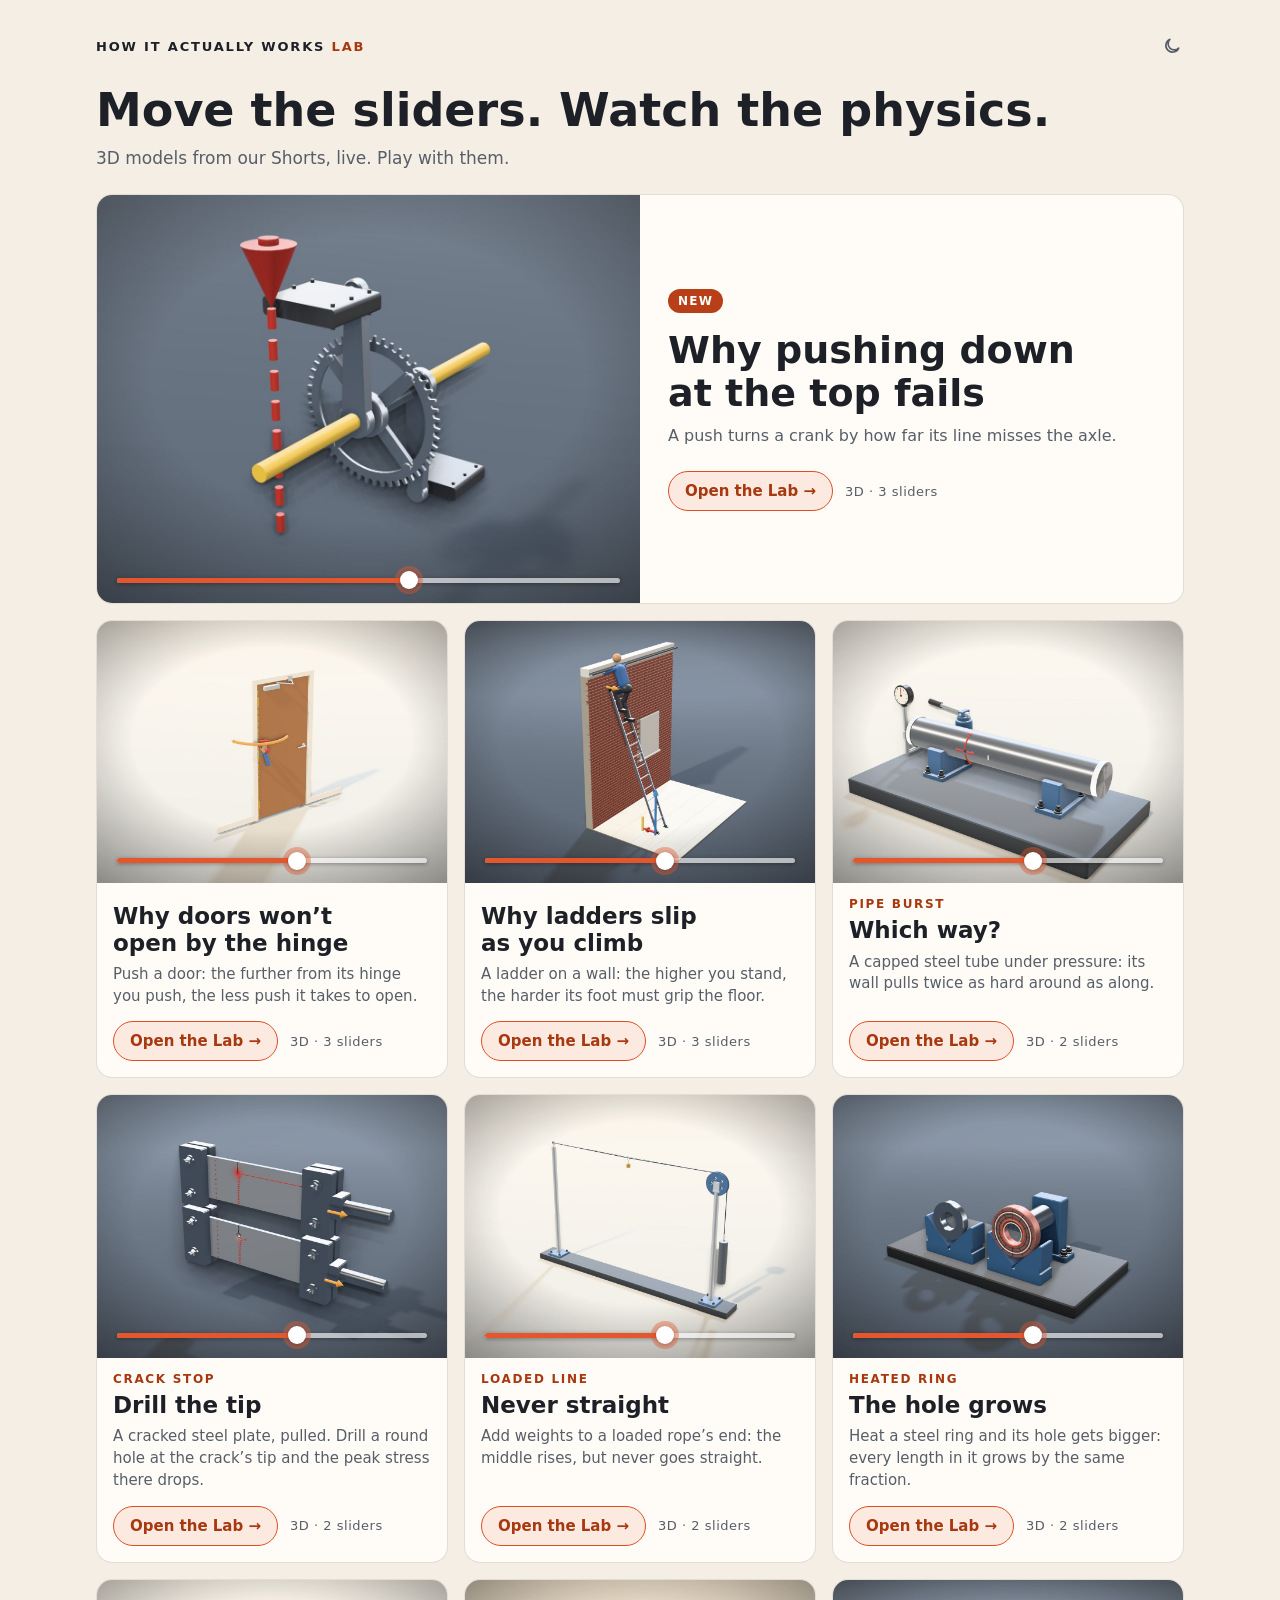
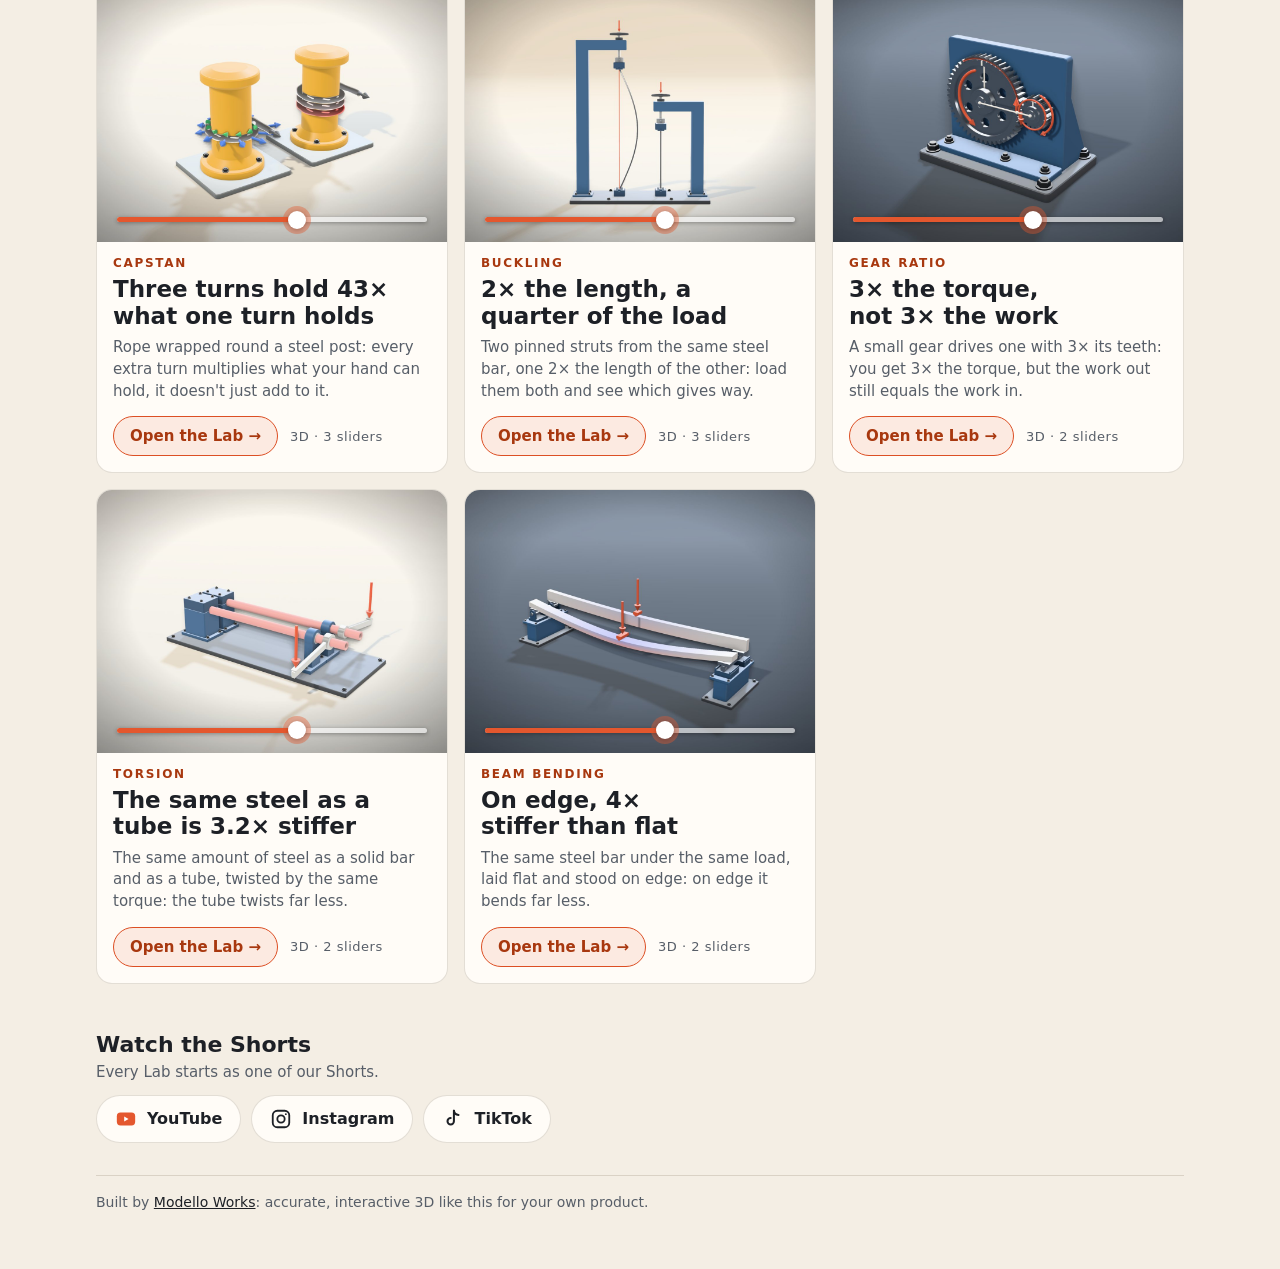
<file: index.html>
<!doctype html>
<!-- The library (2026-10-26; the front page redesign 2026-10-27): every concept's live Lab, one card each - an orange
     concept tag, the hook in big type, one plain line, a play cue - the newest as the big card on top. make_site.py
     fills META (the share tags), HEAD (favicon, theme, counter), HERO and CARDS, and writes lab/index.html.
     Colours are the variables in :root (dark) and [data-theme="light"] (the videos' warm cream), as lab.html's. -->
<html lang="en">
<head>
<meta charset="utf-8">
<meta name="viewport" content="width=device-width, initial-scale=1, viewport-fit=cover">
<title>How It Actually Works · Lab</title>
<meta name="description" content="Interactive 3D models of mechanical engineering concepts: move the sliders, watch the physics.">
<meta name="description" content="Interactive 3D models of mechanical engineering concepts, from our Shorts: move the sliders, watch the physics.">
<meta property="og:type" content="website">
<meta property="og:site_name" content="How It Actually Works Lab">
<meta property="og:title" content="How It Actually Works Lab: move the sliders, watch the physics">
<meta property="og:description" content="Interactive 3D models of mechanical engineering concepts, from our Shorts: move the sliders, watch the physics.">
<meta property="og:url" content="https://howitactuallyworks.github.io/">
<meta property="og:image" content="https://howitactuallyworks.github.io/pedal_crank/thumb.jpg">
<meta property="og:image:width" content="1200">
<meta property="og:image:height" content="900">
<meta property="og:image:alt" content="Why pushing down at the top fails: the 3D model">
<meta name="twitter:card" content="summary_large_image">
<link rel="icon" href="data:image/svg+xml,%3Csvg%20xmlns='http://www.w3.org/2000/svg'%20viewBox='0%200%2064%2064'%3E%3Crect%20width='64'%20height='64'%20rx='14'%20fill='%23e4572e'/%3E%3Crect%20x='10'%20y='29'%20width='44'%20height='6'%20rx='3'%20fill='%23fff'%20fill-opacity='.5'/%3E%3Crect%20x='10'%20y='29'%20width='28'%20height='6'%20rx='3'%20fill='%23fff'/%3E%3Ccircle%20cx='38'%20cy='32'%20r='9'%20fill='%23fff'/%3E%3C/svg%3E">
<script>
(function () {
  var root = document.documentElement, KEY = 'hiaw-theme', saved = null;
  try { saved = localStorage.getItem(KEY); } catch (e) { saved = null; }
  if (saved !== 'light' && saved !== 'dark') saved = null;
  var apply = function (t) {
    root.setAttribute('data-theme', t);
    var b = document.querySelectorAll('[data-theme-toggle]');
    for (var i = 0; i < b.length; i++) b[i].setAttribute('aria-label', t === 'light' ? 'Switch to the dark theme' : 'Switch to the light theme');
  };
  apply(saved || 'light');
  document.addEventListener('DOMContentLoaded', function () { apply(root.getAttribute('data-theme')); });
  document.addEventListener('click', function (e) {
    if (!e.target.closest || !e.target.closest('[data-theme-toggle]')) return;
    saved = root.getAttribute('data-theme') === 'light' ? 'dark' : 'light';
    try { localStorage.setItem(KEY, saved); } catch (e2) { /* no storage: this visit only */ }
    apply(saved);
  });
})();
window.__count = (function (code) {
  if (!code || !/^https?:$/.test(location.protocol) || /^(localhost|127\.|\[::1\])/.test(location.hostname)) return function () {};
  var sent = {};
  return function (name, event) {
    if (sent[name]) return;
    sent[name] = 1;
    try {
      new Image().src = 'https://' + code + '.goatcounter.com/count?p=' + encodeURIComponent(name)
        + '&t=' + encodeURIComponent(document.title) + (event ? '&e=true' : '&r=' + encodeURIComponent(document.referrer))
        + '&s=' + screen.width + '&rnd=' + Math.random().toString(36).slice(2);
    } catch (e) { /* the counter never breaks the page */ }
  };
})("howitactuallyworks");
window.__count(location.pathname.replace(/index\.html$/, ''));
</script>
<style>
  :root {
    color-scheme: dark;
    --bg: #12151a; --card: #1b2027; --line: rgba(255, 255, 255, 0.1); --text: #f2f4f7; --muted: #a3adb9;
    --accent: #e4572e; --accent-ink: #f0714a; --accent-soft: rgba(228, 87, 46, 0.16); --field: rgba(255, 255, 255, 0.06);
    --pic: #46505c; --scroll: rgba(255, 255, 255, 0.22);
    --ui: 'Bahnschrift', 'DIN Alternate', 'Roboto Condensed', 'Segoe UI', system-ui, sans-serif;
  }
  :root[data-theme="light"] {
    color-scheme: light;
    --bg: #f4eee4; --card: #fffcf7; --line: rgba(70, 50, 20, 0.15); --text: #1d2026; --muted: #575e68;
    --accent: #dc4f24; --accent-ink: #a8380f; --accent-soft: rgba(220, 79, 36, 0.1); --field: rgba(60, 40, 15, 0.05);
    --pic: #d9d2c5; --scroll: rgba(60, 40, 15, 0.28);
  }
  * { box-sizing: border-box; }
  html { background: var(--bg); scrollbar-color: var(--scroll) transparent; }
  body { margin: 0; background: var(--bg); color: var(--text); font-family: var(--ui); -webkit-text-size-adjust: 100%; }
  :focus-visible { outline: 2px solid var(--accent); outline-offset: 3px; }
  .wrap { max-width: 1120px; margin: 0 auto; padding: 12px 16px 56px; }
  .top { display: flex; align-items: center; min-height: 52px; margin-right: -10px; }
  .brand { font-weight: 700; letter-spacing: 0.14em; text-transform: uppercase; font-size: 13px; }
  .brand b { color: var(--accent-ink); }
  .theme { margin-left: auto; width: 44px; height: 44px; display: grid; place-items: center; border: 0; border-radius: 50%;
    background: transparent; color: var(--muted); cursor: pointer; padding: 0; }
  .theme:hover { color: var(--text); background: var(--field); }
  .theme svg { width: 20px; height: 20px; }
  :root[data-theme="light"] .theme .sun, :root:not([data-theme="light"]) .theme .moon { display: none; }
  h1 { font-size: clamp(30px, 6vw, 46px); line-height: 1.08; margin: 14px 0 10px; text-wrap: balance; }
  .lede { color: var(--muted); font-size: 17px; line-height: 1.45; max-width: 620px; margin: 0 0 24px; }
  .card { position: relative; display: flex; flex-direction: column; background: var(--card); border: 1px solid var(--line);
    border-radius: 16px; overflow: hidden; text-decoration: none; color: inherit; transition: border-color 0.2s, transform 0.2s; }
  .card:hover { border-color: var(--accent); transform: translateY(-2px); }
  .pic { position: relative; background: var(--pic); aspect-ratio: 4 / 3; }
  .pic img { display: block; width: 100%; height: 100%; object-fit: cover; }
  /* the play cue drawn on the picture: a slider strip whose knob moves when the card is hovered */
  .cue { position: absolute; left: 20px; right: 20px; bottom: 20px; height: 5px; border-radius: 99px;
    background: rgba(255, 255, 255, 0.62); box-shadow: 0 1px 4px rgba(0, 0, 0, 0.35); }
  .cue .fill { position: absolute; left: 0; top: 0; bottom: 0; width: 58%; border-radius: 99px; background: #e4572e;
    transition: width 0.5s ease; }
  .cue .knob { position: absolute; top: 50%; left: 58%; width: 18px; height: 18px; margin: -9px 0 0 -9px; border-radius: 50%;
    background: #fff; box-shadow: 0 0 0 5px rgba(228, 87, 46, 0.4), 0 1px 4px rgba(0, 0, 0, 0.4); transition: left 0.5s ease; }
  .card:hover .cue .fill, .card:focus-visible .cue .fill { width: 86%; }
  .card:hover .cue .knob, .card:focus-visible .cue .knob { left: 86%; }
  @media (prefers-reduced-motion: reduce) { .card, .cue .fill, .cue .knob { transition: none; } }
  .txt { flex: 1; display: flex; flex-direction: column; padding: 14px 16px 16px; }
  .tag { font-size: 12px; font-weight: 700; letter-spacing: 0.14em; text-transform: uppercase; color: var(--accent-ink); }
  .hook { font-size: 23px; line-height: 1.15; margin: 6px 0 8px; font-weight: 700; text-wrap: balance; }
  .txt p { color: var(--muted); font-size: 15px; line-height: 1.45; margin: 0 0 14px; }
  .go { margin-top: auto; display: flex; align-items: center; gap: 12px; flex-wrap: wrap; }
  .open { display: inline-flex; align-items: center; min-height: 40px; padding: 0 16px; border-radius: 99px;
    border: 1px solid var(--accent); background: var(--accent-soft); color: var(--accent-ink); font-weight: 600; font-size: 15px; }
  .what { color: var(--muted); font-size: 13px; letter-spacing: 0.04em; }
  .new { align-self: flex-start; font-size: 12px; font-weight: 700; letter-spacing: 0.1em; text-transform: uppercase;
    color: #fff; background: #b83f17; padding: 5px 10px; border-radius: 99px; margin-bottom: 10px; }
  .hero { margin-bottom: 16px; }
  .hero .hook { font-size: clamp(26px, 4.4vw, 38px); }
  .hero .txt p { font-size: 16px; }
  .grid { display: grid; grid-template-columns: repeat(auto-fill, minmax(280px, 1fr)); gap: 16px; }
  .shorts { margin: 48px 0 0; }
  .shorts h2 { font-size: 22px; margin: 0 0 6px; }
  .shorts p { color: var(--muted); margin: 0 0 14px; font-size: 15px; }
  .plat { display: flex; gap: 10px; flex-wrap: wrap; }
  .plat a { display: inline-flex; align-items: center; gap: 10px; min-height: 48px; padding: 0 18px; border-radius: 99px;
    border: 1px solid var(--line); background: var(--card); color: var(--text); text-decoration: none; font-weight: 600; }
  .plat a:hover { border-color: var(--accent); }
  .plat svg { width: 22px; height: 22px; flex: none; }
  .made { margin: 32px 0 0; padding-top: 16px; border-top: 1px solid var(--line); color: var(--muted); font-size: 14px; line-height: 1.5; }
  .made a { color: var(--text); }
  @media (min-width: 760px) {
    .wrap { padding-top: 20px; }
    .hero { flex-direction: row; }
    .hero .pic { flex: 0 0 50%; }
    .hero .txt { padding: 28px 28px 26px; justify-content: center; }
    .hero .go { margin-top: 10px; }
  }
</style>
</head>
<body>
<div class="wrap">
  <div class="top"><div class="brand">How It Actually Works <b>Lab</b></div>
    <button class="theme" type="button" data-theme-toggle aria-label="Switch the theme">
      <svg class="sun" viewBox="0 0 24 24" fill="none" stroke="currentColor" stroke-width="2" stroke-linecap="round" aria-hidden="true"><circle cx="12" cy="12" r="4.2"/><path d="M12 2.5v2.2M12 19.3v2.2M2.5 12h2.2M19.3 12h2.2M5.3 5.3l1.6 1.6M17.1 17.1l1.6 1.6M5.3 18.7l1.6-1.6M17.1 6.9l1.6-1.6"/></svg>
      <svg class="moon" viewBox="0 0 24 24" fill="none" stroke="currentColor" stroke-width="2" stroke-linejoin="round" aria-hidden="true"><path d="M20 14.5A8 8 0 1 1 9.5 4a6.5 6.5 0 0 0 10.5 10.5z"/></svg>
    </button></div>
  <h1>Move the sliders. Watch the physics.</h1>
  <p class="lede">3D models from our Shorts, live. Play with them.</p>
  <a class="card hero" href="pedal_crank/index.html">
    <div class="pic"><img src="pedal_crank/thumb.jpg" alt="Why pushing down at the top fails: the 3D model" width="1200" height="900" fetchpriority="high">
      <span class="cue" aria-hidden="true"><span class="fill"></span><span class="knob"></span></span></div>
    <div class="txt"><span class="new">New</span><span class="tag"></span><h2 class="hook">Why pushing down at the top fails</h2><p>A push turns a crank by how far its line misses the axle.</p>
      <div class="go"><span class="open">Open the Lab&nbsp;<span aria-hidden="true">→</span></span><span class="what">3D · 3 sliders</span></div></div>
  </a>
  <div class="grid">
  <a class="card" href="door_hinge/index.html">
    <div class="pic"><img src="door_hinge/thumb.jpg" alt="Why doors won’t open by the hinge: the 3D model" width="1200" height="900" loading="eager">
      <span class="cue" aria-hidden="true"><span class="fill"></span><span class="knob"></span></span></div>
    <div class="txt"><span class="tag"></span><h2 class="hook">Why doors won’t open by the hinge</h2><p>Push a door: the further from its hinge you push, the less push it takes to open.</p>
      <div class="go"><span class="open">Open the Lab&nbsp;<span aria-hidden="true">→</span></span><span class="what">3D · 3 sliders</span></div></div>
  </a>
  <a class="card" href="ladder_slip/index.html">
    <div class="pic"><img src="ladder_slip/thumb.jpg" alt="Why ladders slip as you climb: the 3D model" width="1200" height="900" loading="eager">
      <span class="cue" aria-hidden="true"><span class="fill"></span><span class="knob"></span></span></div>
    <div class="txt"><span class="tag"></span><h2 class="hook">Why ladders slip as you climb</h2><p>A ladder on a wall: the higher you stand, the harder its foot must grip the floor.</p>
      <div class="go"><span class="open">Open the Lab&nbsp;<span aria-hidden="true">→</span></span><span class="what">3D · 3 sliders</span></div></div>
  </a>
  <a class="card" href="pipe_burst/index.html">
    <div class="pic"><img src="pipe_burst/thumb.jpg" alt="The pipe burst rig from the Short, in 3D" width="1200" height="900" loading="eager">
      <span class="cue" aria-hidden="true"><span class="fill"></span><span class="knob"></span></span></div>
    <div class="txt"><span class="tag">Pipe burst</span><h2 class="hook">Which way?</h2><p>A capped steel tube under pressure: its wall pulls twice as hard around as along.</p>
      <div class="go"><span class="open">Open the Lab&nbsp;<span aria-hidden="true">→</span></span><span class="what">3D · 2 sliders</span></div></div>
  </a>
  <a class="card" href="crack_stop/index.html">
    <div class="pic"><img src="crack_stop/thumb.jpg" alt="The crack stop rig from the Short, in 3D" width="1200" height="900" loading="eager">
      <span class="cue" aria-hidden="true"><span class="fill"></span><span class="knob"></span></span></div>
    <div class="txt"><span class="tag">Crack stop</span><h2 class="hook">Drill the tip</h2><p>A cracked steel plate, pulled. Drill a round hole at the crack’s tip and the peak stress there drops.</p>
      <div class="go"><span class="open">Open the Lab&nbsp;<span aria-hidden="true">→</span></span><span class="what">3D · 2 sliders</span></div></div>
  </a>
  <a class="card" href="loaded_line/index.html">
    <div class="pic"><img src="loaded_line/thumb.jpg" alt="The loaded line rig from the Short, in 3D" width="1200" height="900" loading="eager">
      <span class="cue" aria-hidden="true"><span class="fill"></span><span class="knob"></span></span></div>
    <div class="txt"><span class="tag">Loaded line</span><h2 class="hook">Never straight</h2><p>Add weights to a loaded rope’s end: the middle rises, but never goes straight.</p>
      <div class="go"><span class="open">Open the Lab&nbsp;<span aria-hidden="true">→</span></span><span class="what">3D · 2 sliders</span></div></div>
  </a>
  <a class="card" href="heated_ring/index.html">
    <div class="pic"><img src="heated_ring/thumb.jpg" alt="The heated ring rig from the Short, in 3D" width="1200" height="900" loading="eager">
      <span class="cue" aria-hidden="true"><span class="fill"></span><span class="knob"></span></span></div>
    <div class="txt"><span class="tag">Heated ring</span><h2 class="hook">The hole grows</h2><p>Heat a steel ring and its hole gets bigger: every length in it grows by the same fraction.</p>
      <div class="go"><span class="open">Open the Lab&nbsp;<span aria-hidden="true">→</span></span><span class="what">3D · 2 sliders</span></div></div>
  </a>
  <a class="card" href="capstan/index.html">
    <div class="pic"><img src="capstan/thumb.jpg" alt="The capstan rig from the Short, in 3D" width="1200" height="900" loading="lazy">
      <span class="cue" aria-hidden="true"><span class="fill"></span><span class="knob"></span></span></div>
    <div class="txt"><span class="tag">Capstan</span><h2 class="hook">Three turns hold 43× what one turn holds</h2><p>Rope wrapped round a steel post: every extra turn multiplies what your hand can hold, it doesn&#x27;t just add to it.</p>
      <div class="go"><span class="open">Open the Lab&nbsp;<span aria-hidden="true">→</span></span><span class="what">3D · 3 sliders</span></div></div>
  </a>
  <a class="card" href="buckling/index.html">
    <div class="pic"><img src="buckling/thumb.jpg" alt="The buckling rig from the Short, in 3D" width="1200" height="900" loading="lazy">
      <span class="cue" aria-hidden="true"><span class="fill"></span><span class="knob"></span></span></div>
    <div class="txt"><span class="tag">Buckling</span><h2 class="hook">2× the length, a quarter of the load</h2><p>Two pinned struts from the same steel bar, one 2× the length of the other: load them both and see which gives way.</p>
      <div class="go"><span class="open">Open the Lab&nbsp;<span aria-hidden="true">→</span></span><span class="what">3D · 3 sliders</span></div></div>
  </a>
  <a class="card" href="gear_ratio/index.html">
    <div class="pic"><img src="gear_ratio/thumb.jpg" alt="The gear ratio rig from the Short, in 3D" width="1200" height="900" loading="lazy">
      <span class="cue" aria-hidden="true"><span class="fill"></span><span class="knob"></span></span></div>
    <div class="txt"><span class="tag">Gear ratio</span><h2 class="hook">3× the torque, not 3× the work</h2><p>A small gear drives one with 3× its teeth: you get 3× the torque, but the work out still equals the work in.</p>
      <div class="go"><span class="open">Open the Lab&nbsp;<span aria-hidden="true">→</span></span><span class="what">3D · 2 sliders</span></div></div>
  </a>
  <a class="card" href="torsion/index.html">
    <div class="pic"><img src="torsion/thumb.jpg" alt="The torsion rig from the Short, in 3D" width="1200" height="900" loading="lazy">
      <span class="cue" aria-hidden="true"><span class="fill"></span><span class="knob"></span></span></div>
    <div class="txt"><span class="tag">Torsion</span><h2 class="hook">The same steel as a tube is 3.2× stiffer</h2><p>The same amount of steel as a solid bar and as a tube, twisted by the same torque: the tube twists far less.</p>
      <div class="go"><span class="open">Open the Lab&nbsp;<span aria-hidden="true">→</span></span><span class="what">3D · 2 sliders</span></div></div>
  </a>
  <a class="card" href="beam_bending/index.html">
    <div class="pic"><img src="beam_bending/thumb.jpg" alt="The beam bending rig from the Short, in 3D" width="1200" height="900" loading="lazy">
      <span class="cue" aria-hidden="true"><span class="fill"></span><span class="knob"></span></span></div>
    <div class="txt"><span class="tag">Beam bending</span><h2 class="hook">On edge, 4× stiffer than flat</h2><p>The same steel bar under the same load, laid flat and stood on edge: on edge it bends far less.</p>
      <div class="go"><span class="open">Open the Lab&nbsp;<span aria-hidden="true">→</span></span><span class="what">3D · 2 sliders</span></div></div>
  </a>
  </div>
  <section class="shorts" aria-labelledby="shorts-h">
    <h2 id="shorts-h">Watch the Shorts</h2>
    <p>Every Lab starts as one of our Shorts.</p>
    <div class="plat">
      <a href="https://www.youtube.com/channel/UCRxTsXLd0fpscKZQ0j6uGcA" target="_blank" rel="noopener"><svg viewBox="0 0 24 24" aria-hidden="true"><rect x="2" y="5" width="20" height="14" rx="4" fill="#e4572e"/><path d="M10 9.2v5.6l4.8-2.8z" fill="#fff"/></svg>YouTube</a>
      <a href="https://www.instagram.com/howitactuallyworkshiaw/" target="_blank" rel="noopener"><svg viewBox="0 0 24 24" fill="none" stroke="currentColor" stroke-width="2" aria-hidden="true"><rect x="3" y="3" width="18" height="18" rx="5"/><circle cx="12" cy="12" r="4"/><circle cx="17.3" cy="6.7" r="1" fill="currentColor" stroke="none"/></svg>Instagram</a>
      <a href="https://www.tiktok.com/@howitactuallyworkhiaw" target="_blank" rel="noopener"><svg viewBox="0 0 24 24" fill="none" stroke="currentColor" stroke-width="2.2" stroke-linecap="round" aria-hidden="true"><path d="M13 3v11.5a3.5 3.5 0 1 1-3.5-3.5"/><path d="M13 3c.4 2.6 2.2 4.4 5 4.6"/></svg>TikTok</a>
    </div>
  </section>
  <p class="made">Built by <a href="https://modelloworks.com.au" target="_blank" rel="noopener">Modello Works</a>:
    accurate, interactive 3D like this for your own product.</p>
</div>
</body>
</html>
</file>
